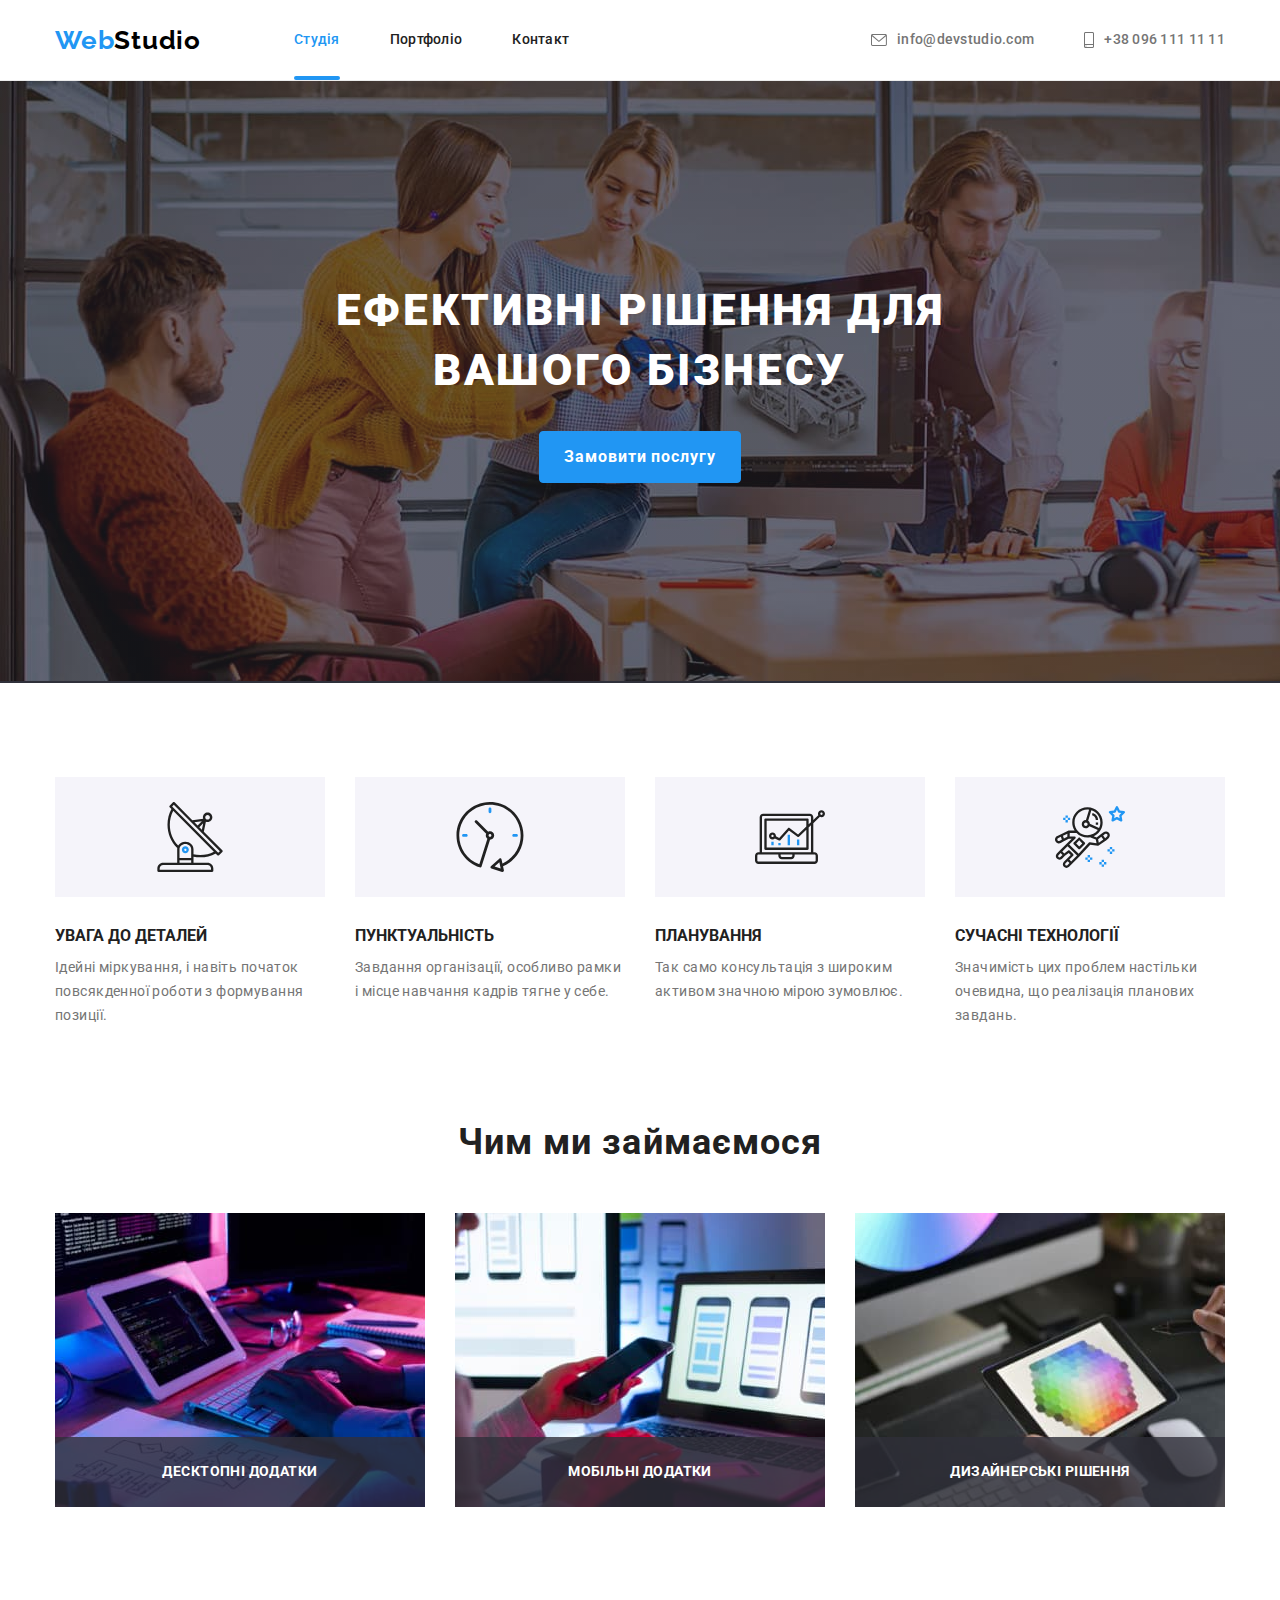
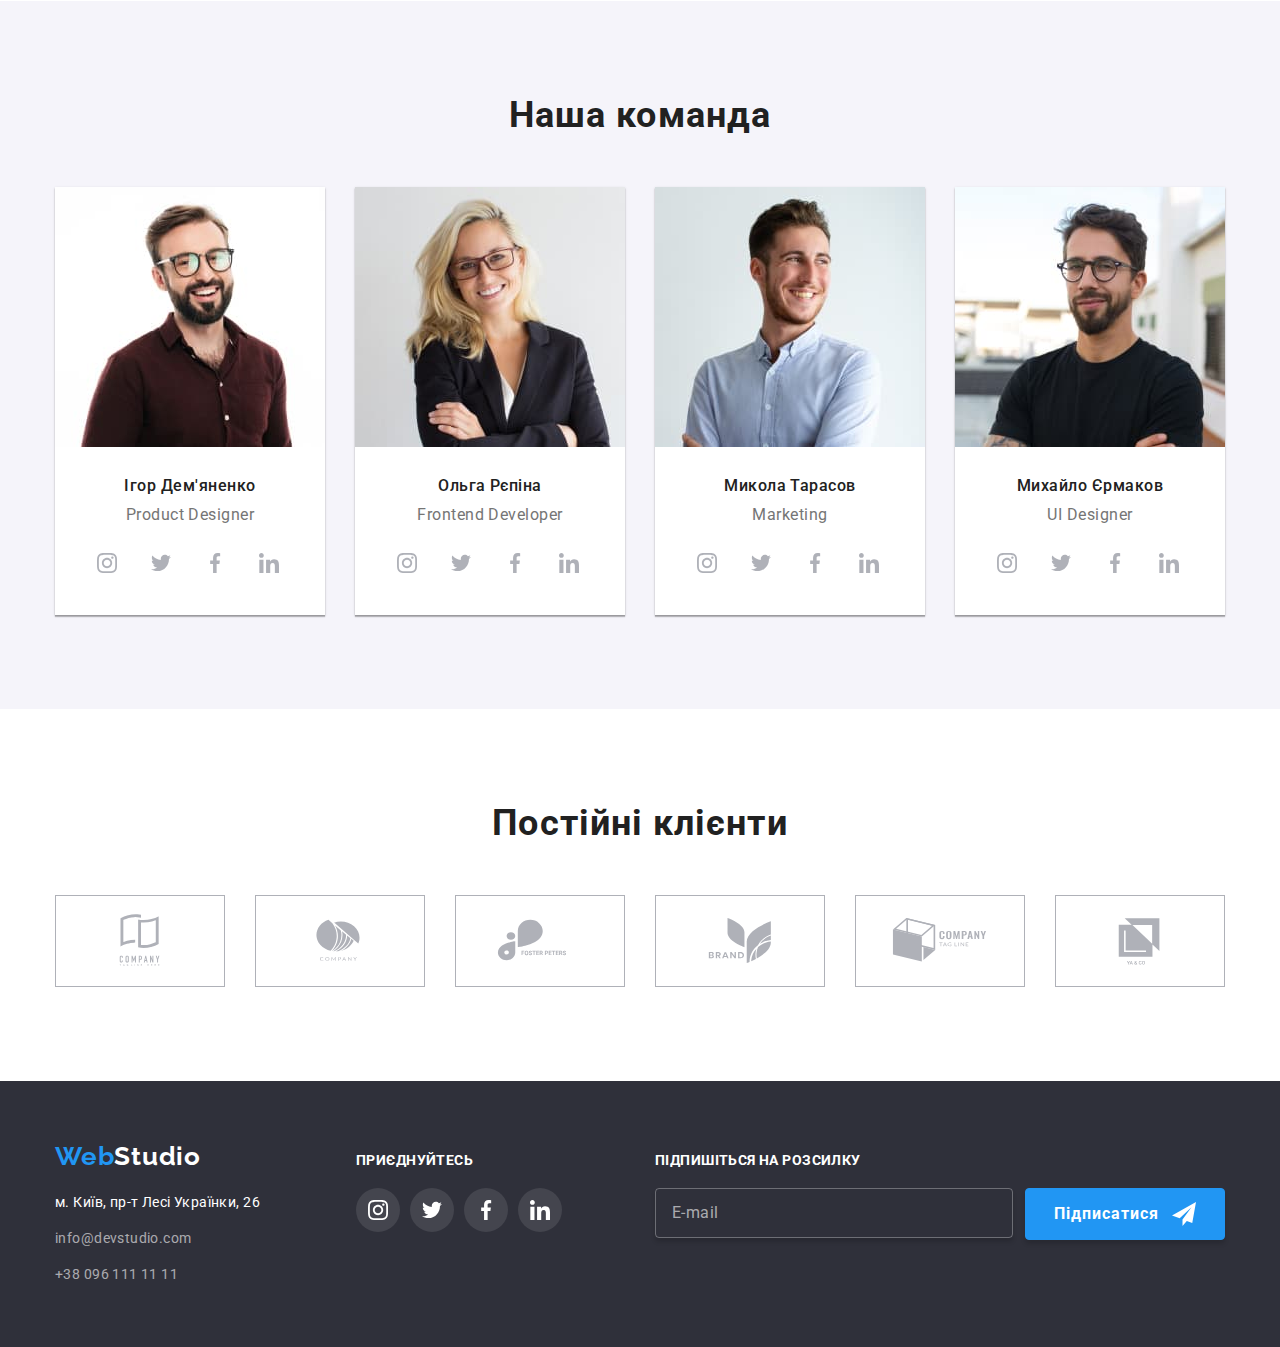
<file: index.html>
<!DOCTYPE html>
<html lang="uk">
  <head>
    <meta charset="UTF-8">
    <meta http-equiv="X-UA-Compatible" content="IE=edge">
    <meta name="viewport" content="width=device-width, initial-scale=1.0">
    <title>Document</title>
    <link rel="stylesheet" href="https://cdnjs.cloudflare.com/ajax/libs/modern-normalize/1.1.0/modern-normalize.min.css">
    <link href="https://fonts.googleapis.com/css2?family=Raleway:wght@700&family=Roboto:wght@400;500;700;900&display=swap" rel="stylesheet">
    <link rel="stylesheet" href="./css/main.min.css">
  </head>
  <body>
    <header class="header">
      <div class="container header-container header-page">
        <nav class="navigation">
          <a class="logo header__logo" href="">Web<span class="header__logo-span">Studio</span></a>
          <ul class="nav-list list">
            <li class="head-item"><a class="nav-list__item link current" href="">Студія</a></li>
            <li class="head-item"><a class="nav-list__item link" href="./portfolio.html">Портфоліо</a></li>
            <li><a class="nav-list__item link" href="">Контакт</a></li>
          </ul>
        </nav>
  
        <!--Contacts-->
        <ul class="list contact-list">
          <li class="head-item">
            <a class="contact-mail link" href="mailto:info@devstudio.com">
              <svg class="contact-list-icon envelope" width="16" height="12">
                <use href="./images/svg/sprite.svg#icon-envelope"></use>
              </svg>
              info@devstudio.com</a>
          </li>
          <li>
            <a class="contact-number link" href="tel:+380961111111">
              <svg class="contact-list-icon smartphone" width="10" height="16">
                <use href="./images/svg/sprite.svg#icon-smartphone"></use>
              </svg>
              +38 096 111 11 11</a>
          </li>
        </ul>
      </div>
    </header>

    <main>

      <!--Section 1-->
      <section class="title">
        <div class="container">
          <h1 class="main-title">Ефективні рішення для вашого бізнесу</h1>
          <button class="button" data-modal-open>Замовити послугу</button>
        </div>
      </section>

      <!--Section 2-->
      <section class="section-advantages">
        <div class="container">
          <ul class="list list-flex">
            <li class="section-advantages__list-item">
              <h3 class="desc-title">
                <span class="section-advantages__icon-box">
                  <svg class="section-advantages__icon antenna" width="70" height="70">
                    <use href="./images/svg/sprite.svg#icon-antenna"></use>
                  </svg>
                </span>
                УВАГА ДО ДЕТАЛЕЙ</h3>
              <p class="section-advantages__description">
                Ідейні міркування, і навіть початок повсякденної роботи з формування позиції.
              </p>
            </li>
  
            <li class="section-advantages__list-item">
              <h3 class="desc-title">
                <span class="section-advantages__icon-box">
                  <svg class="section-advantages__icon clock" width="70" height="70">
                    <use href="./images/svg/sprite.svg#icon-clock"></use>
                  </svg>
                </span>
                ПУНКТУАЛЬНІСТЬ</h3>
              <p class="section-advantages__description">
                Завдання організації, особливо рамки і місце навчання кадрів тягне у себе.
              </p>
            </li>
  
            <li class="section-advantages__list-item">
              <h3 class="desc-title">
                <span class="section-advantages__icon-box">
                  <svg class="section-advantages__icon diagram" width="70" height="70">
                    <use href="./images/svg/sprite.svg#icon-diagram"></use>
                  </svg>
                </span>
                ПЛАНУВАННЯ</h3>
              <p class="section-advantages__description">
                Так само консультація з широким активом значною мірою зумовлює.
              </p>
            </li>
  
            <li class="section-advantages__list-item">
              <h3 class="desc-title">
                <span class="section-advantages__icon-box">
                  <svg class="section-advantages__icon astronaut" width="70" height="70">
                    <use href="./images/svg/sprite.svg#icon-astronaut"></use>
                  </svg>
                </span>
                СУЧАСНІ ТЕХНОЛОГІЇ</h3>
              <p class="section-advantages__description">
                Значимість цих проблем настільки очевидна, що реалізація планових завдань.
              </p>
            </li>
          </ul>
        </div>
      </section>

      <!--Section 3-->
      <section class="section section-activities">
        <div class="container">
          <h2 class="section__title">Чим ми займаємося</h2>
          <ul class="list list-flex">
            <li class="section-activities__item">
              <img src="./images/img1.jpg" width="370" alt="work photo 1">
              <p class="section-activities__item-title" >Десктопні додатки</p>
            </li>
            <li class="section-activities__item">
              <img src="./images/img2.jpg" width="370" alt="work photo 2">
              <p class="section-activities__item-title" >Мобільні додатки</p>
            </li>
            <li class="section-activities__item">
              <img src="./images/img3.jpg" width="370" alt="work photo 3">
              <p class="section-activities__item-title" >Дизайнерські рішення</p>
            </li>
          </ul>
        </div>
      </section>

      <!--Section team-->
      <section class="section section-team">
        <div class="container">
          <h2 class="section__title">Наша команда</h2>
          <ul class="section-team__list list list-flex">
            <li class="section-team__list-item">
                <img src="./images/img4.jpg" width="270" alt="team member 1">
                <div class="section-team__desc">
                  <h3 class="section-team__name">Ігор Дем'яненко</h3>
                  <p class="section-team__title">Product Designer</p>
                  <ul class="social-list list">
                    <li class="social-list__item">
                      <a class="social-list__link" href="">
                        <svg class="social-list__icon" width="20" height="20">
                          <use href="./images/svg/sprite.svg#icon-instagram"></use>
                        </svg>
                      </a>
                    </li>
                    <li class="social-list__item">
                      <a class="social-list__link" href="">
                        <svg class="social-list__icon" width="20" height="20">
                          <use href="./images/svg/sprite.svg#icon-twitter"></use>
                        </svg>
                      </a>
                    </li>
                    <li class="social-list__item">
                      <a class="social-list__link" href="">
                        <svg class="social-list__icon" width="20" height="20">
                          <use href="./images/svg/sprite.svg#icon-facebook"></use>
                        </svg>
                      </a>
                    </li>
                    <li class="social-list__item">
                      <a class="social-list__link" href="">
                        <svg class="social-list__icon" width="20" height="20">
                          <use href="./images/svg/sprite.svg#icon-linkedin"></use>
                        </svg>
                      </a>
                    </li>
                  </ul>
                </div>
            </li>
  
            <li class="section-team__list-item">
                <img src="./images/img5.jpg" width="270" alt="team member 2">
                <div class="section-team__desc">
                  <h3 class="section-team__name">Ольга Рєпіна</h3>
                  <p class="section-team__title">Frontend Developer</p>
                  <ul class="social-list list">
                    <li class="social-list__item">
                      <a class="social-list__link" href="">
                        <svg class="social-list__icon" width="20" height="20">
                          <use href="./images/svg/sprite.svg#icon-instagram"></use>
                        </svg>
                      </a>
                    </li>
                    <li class="social-list__item">
                      <a class="social-list__link" href="">
                        <svg class="social-list__icon" width="20" height="20">
                          <use href="./images/svg/sprite.svg#icon-twitter"></use>
                        </svg>
                      </a>
                    </li>
                    <li class="social-list__item">
                      <a class="social-list__link" href="">
                        <svg class="social-list__icon" width="20" height="20">
                          <use href="./images/svg/sprite.svg#icon-facebook"></use>
                        </svg>
                      </a>
                    </li>
                    <li class="social-list__item">
                      <a class="social-list__link" href="">
                        <svg class="social-list__icon" width="20" height="20">
                          <use href="./images/svg/sprite.svg#icon-linkedin"></use>
                        </svg>
                      </a>
                    </li>
                  </ul>
                </div>
            </li>
  
            <li class="section-team__list-item">
                <img src="./images/img6.jpg" width="270" alt="team member 3">
                <div class="section-team__desc">
                  <h3 class="section-team__name">Микола Тарасов</h3>
                  <p class="section-team__title">Marketing</p>
                  <ul class="social-list list">
                    <li class="social-list__item">
                      <a class="social-list__link" href="">
                        <svg class="social-list__icon" width="20" height="20">
                          <use href="./images/svg/sprite.svg#icon-instagram"></use>
                        </svg>
                      </a>
                    </li>
                    <li class="social-list__item">
                      <a class="social-list__link" href="">
                        <svg class="social-list__icon" width="20" height="20">
                          <use href="./images/svg/sprite.svg#icon-twitter"></use>
                        </svg>
                      </a>
                    </li>
                    <li class="social-list__item">
                      <a class="social-list__link" href="">
                        <svg class="social-list__icon" width="20" height="20">
                          <use href="./images/svg/sprite.svg#icon-facebook"></use>
                        </svg>
                      </a>
                    </li>
                    <li class="social-list__item">
                      <a class="social-list__link" href="">
                        <svg class="social-list__icon" width="20" height="20">
                          <use href="./images/svg/sprite.svg#icon-linkedin"></use>
                        </svg>
                      </a>
                    </li>
                  </ul>
                </div>
            </li>
  
            <li class="section-team__list-item">
                <img src="./images/img7.jpg" width="270" alt="team member 4">
                <div class="section-team__desc">
                  <h3 class="section-team__name">Михайло Єрмаков</h3>
                  <p class="section-team__title">UI Designer</p>
                  <ul class="social-list list">
                    <li class="social-list__item">
                      <a class="social-list__link" href="">
                        <svg class="social-list__icon" width="20" height="20">
                          <use href="./images/svg/sprite.svg#icon-instagram"></use>
                        </svg>
                      </a>
                    </li>
                    <li class="social-list__item">
                      <a class="social-list__link" href="">
                        <svg class="social-list__icon" width="20" height="20">
                          <use href="./images/svg/sprite.svg#icon-twitter"></use>
                        </svg>
                      </a>
                    </li>
                    <li class="social-list__item">
                      <a class="social-list__link" href="">
                        <svg class="social-list__icon" width="20" height="20">
                          <use href="./images/svg/sprite.svg#icon-facebook"></use>
                        </svg>
                      </a>
                    </li>
                    <li class="social-list__item">
                      <a class="social-list__link" href="">
                        <svg class="social-list__icon" width="20" height="20">
                          <use href="./images/svg/sprite.svg#icon-linkedin"></use>
                        </svg>
                      </a>
                    </li>
                  </ul>
                </div>
            </li>
          </ul>
        </div>
      </section>

      <!--clients-->
      <section class="section section-clients">
        <div class="container">
          <h2 class="section__title clients">Постійні клієнти</h2>
          <ul class="client__list list">
            <li class="client__item">
              <a class="client__link" href="">
                <svg class="client__icon" width="106" height="60">
                  <use href="./images/svg/sprite.svg#icon-client1"></use>
                </svg>
              </a>
            </li>
            <li class="client__item">
              <a class="client__link" href="">
                <svg class="client__icon" width="106" height="60">
                  <use href="./images/svg/sprite.svg#icon-client2"></use>
                </svg>
              </a>
            </li>
            <li class="client__item">
              <a class="client__link" href="">
                <svg class="client__icon" width="106" height="60">
                  <use href="./images/svg/sprite.svg#icon-client3"></use>
                </svg>
              </a>
            </li>
            <li class="client__item">
              <a class="client__link" href="">
                <svg class="client__icon" width="106" height="60">
                  <use href="./images/svg/sprite.svg#icon-client4"></use>
                </svg>
              </a>
            </li>
            <li class="client__item">
              <a class="client__link" href="">
                <svg class="client__icon" width="106" height="60">
                  <use href="./images/svg/sprite.svg#icon-client5"></use>
                </svg>
              </a>
            </li>
            <li class="client__item">
              <a class="client__link" href="">
                <svg class="client__icon" width="106" height="60">
                  <use href="./images/svg/sprite.svg#icon-client6"></use>
                </svg>
              </a>
            </li>
          </ul>
        </div>
      </section>
    </main>

    <footer class="footer">
      <div class="container footer-container">
        <div class="footer__contact">
          <a class="logo footer__logo" href="">Web<span class="footer__logo-span">Studio</span></a>
           <address class="contact-box">
            <ul class="list">
              <li class="footer__list-item">
                <a class="address link" href="https://goo.gl/maps/rPGG4V1VkysSoRD67" target="_blank" rel="noopener noreferrer">м. Київ, пр-т Лесі Українки, 26</a>
              </li>
              <li class="footer__list-item">
                <a class="footer__mail link" href="mailto:info@devstudio.com">info@devstudio.com</a>
              </li>
              <li>
                <a class="footer__number link" href="tel:+380961111111">+38 096 111 11 11</a>
              </li>
            </ul>
          </address>
        </div>
          <div class="join">
            <h3 class="desc-title-footer">ПРИЄДНУЙТЕСЬ</h3>
          <ul class="footer__social-list list">
            <li class="footer__social-list-item">
              <a class="footer__social-list-link" href="">
                <svg class="footer__social-list-icon" width="20" height="20">
                  <use href="./images/svg/sprite.svg#icon-instagram"></use>
                </svg>
              </a>
            </li>
            <li class="footer__social-list-item">
              <a class="footer__social-list-link" href="">
                <svg class="footer__social-list-icon" width="20" height="20">
                  <use href="./images/svg/sprite.svg#icon-twitter"></use>
                </svg>
              </a>
            </li>
            <li class="footer__social-list-item">
              <a class="footer__social-list-link" href="">
                <svg class="footer__social-list-icon" width="20" height="20">
                  <use href="./images/svg/sprite.svg#icon-facebook"></use>
                </svg>
              </a>
            </li>
            <li class="footer__social-list-item">
              <a class="footer__social-list-link" href="">
                <svg class="footer__social-list-icon" width="20" height="20">
                  <use href="./images/svg/sprite.svg#icon-linkedin"></use>
                </svg>
              </a>
            </li>
          </ul>
          </div>
          <form class="subscription">
            <p class="desc-title-footer">ПІДПИШІТЬСЯ НА РОЗСИЛКУ</p>
            <div class="subscription-block">
              <input type="email" class="subscription-email" name="subscription-email" placeholder="E-mail">
              <button type="submit" class="btn-subscription-footer button">Підписатися
              <svg class="subscription-icon-send" width="24" height="24">
                <use href="./images/svg/sprite.svg#icon-send"></use>
              </svg>
            </button>
            </div>
          </form>
      </div>
    </footer>

    <div class="backdrop is-hidden" data-modal>
      <div class="modal">
        <button type="button" class="button-close" data-modal-close>
          <svg class="close" width="18" height="18">
            <use href="./images/svg/sprite.svg#icon-close"></use>
          </svg>
        </button>
        <form class="modal-form">
          <p class="modal-form__field-title">Залиште свої дані ми вам передзвонимо</p>
          <label class="modal-form__field"><span class="modal-form__field-desc">Ім'я</span>
            <span class="modal-form__input-box">
              <input name="user_name" class="modal-form__input" type="text">
              <svg class="modal-form__icon" width="18" height="18">
                <use href="./images/svg/sprite.svg#icon-person-black"></use>
              </svg>
            </span>
          </label>
          <label class="modal-form__field"><span class="modal-form__field-desc">Телефон</span>
            <span class="modal-form__input-box">
              <input name="user_phone" class="modal-form__input" type="tel">
              <svg class="modal-form__icon" width="18" height="18">
                <use href="./images/svg/sprite.svg#icon-phone-black"></use>
              </svg>
            </span>
          </label>
          <label class="modal-form__field"><span class="modal-form__field-desc">Пошта</span>
            <span class="modal-form__input-box">
              <input name="user_email" class="modal-form__input" type="email">
              <svg class="modal-form__icon" width="18" height="18">
                <use href="./images/svg/sprite.svg#icon-email-black"></use>
              </svg>
            </span>
          </label>
          <label class="modal-form__field"><span class="modal-form__field-desc">Коментар</span>
            <textarea class="modal-form__comment" placeholder="Введіть текст"></textarea>
          </label>
          <span class="modal-form__checkbox-wrapper">
            <input name="accept_policy" type="checkbox" class="modal-form__checkbox visually-hidden" required id="policy-checkbox">
            <label for="policy-checkbox" class="modal-form__checkbox-label">Погоджуюся з розсилкою та приймаю<a href="" class="modal-form__checkbox-label-link">Умови договору</a></label>
          </span>
          <button type="submit" class="modal-form__submit button">Відправити</button>
        </form>
      </div>
  </div>

    <script src="./js/modal.js"></script>
  </body>
</html>
</file>
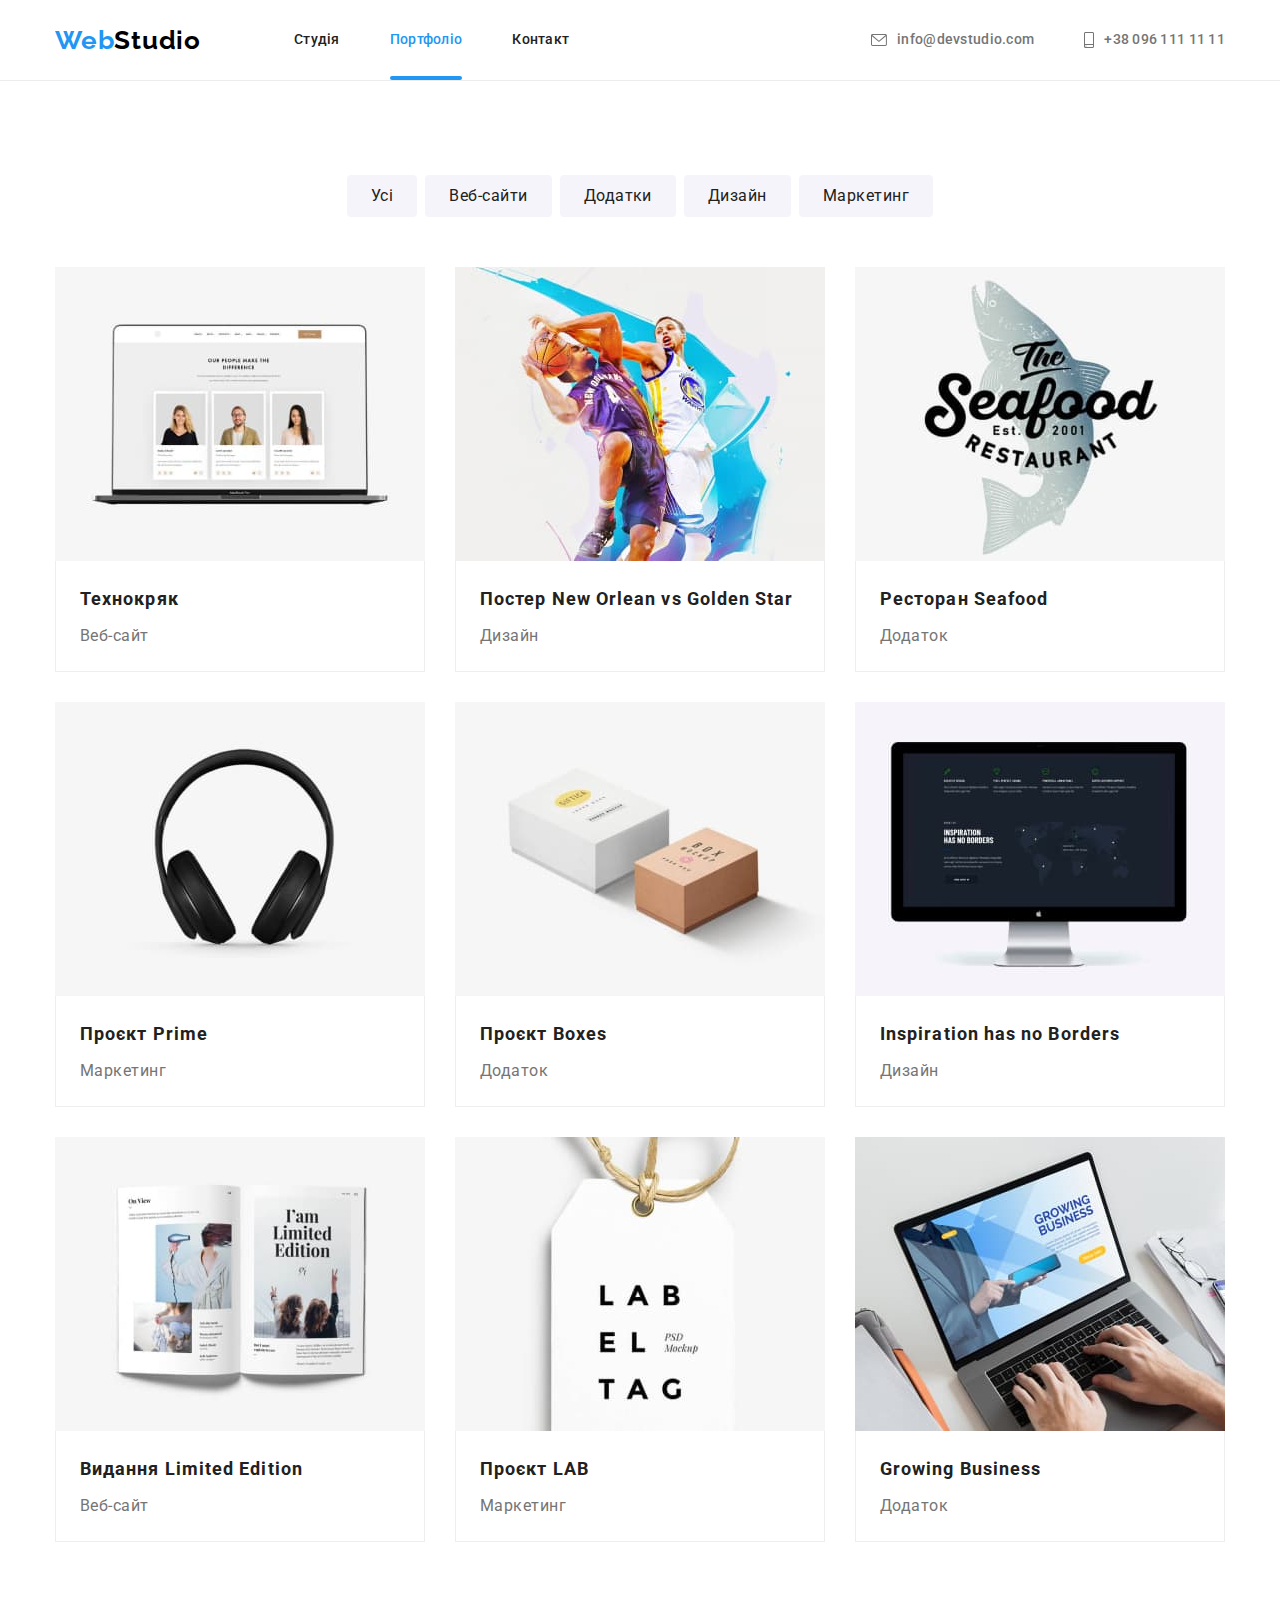
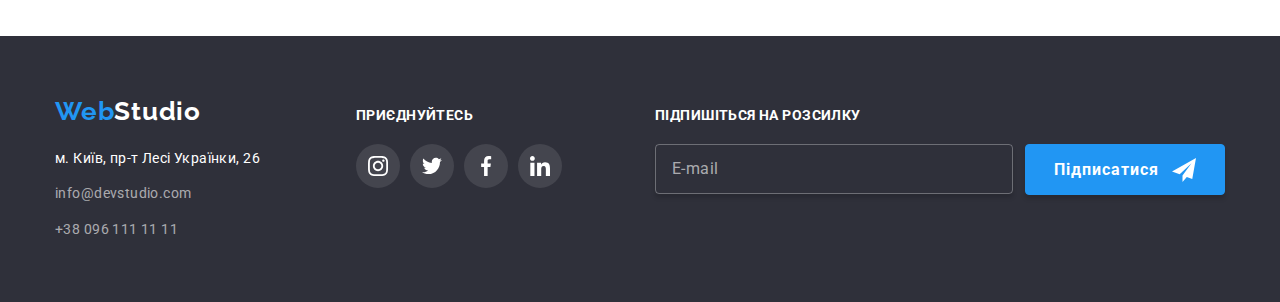
<file: portfolio.html>
<!DOCTYPE html>
<html lang="uk">
  <head>
    <meta charset="UTF-8">
    <meta http-equiv="X-UA-Compatible" content="IE=edge">
    <meta name="viewport" content="width=device-width, initial-scale=1.0">
    <title>Document</title>
    <link rel="stylesheet" href="https://cdnjs.cloudflare.com/ajax/libs/modern-normalize/1.1.0/modern-normalize.min.css">
    <link href="https://fonts.googleapis.com/css2?family=Raleway:wght@700&family=Roboto:wght@400;500;700;900&display=swap" rel="stylesheet">
    <link rel="stylesheet" href="./css/main.min.css">
</head>
  <body>
    <header class="header">
      <div class="container header-page">
        <nav class="navigation">
          <a class="logo header__logo" href="">Web<span class="header__logo-span">Studio</span></a>
          <ul class="nav-list list">
            <li class="head-item"><a class="nav-list__item link" href="./index.html">Студія</a></li>
            <li class="head-item"><a class="nav-list__item link current" href="">Портфоліо</a></li>
            <li><a class="nav-list__item link" href="">Контакт</a></li>
          </ul>
        </nav>

    <!--Contacts-->
    <ul class="list contact-list">
      <li class="head-item">
        <a class="contact-mail link" href="mailto:info@devstudio.com">
          <svg class="contact-list-icon envelope" width="16" height="12">
            <use href="./images/svg/sprite.svg#icon-envelope"></use>
          </svg>
          info@devstudio.com</a>
      </li>
      <li>
        <a class="contact-number link" href="tel:+380961111111">
          <svg class="contact-list-icon smartphone" width="10" height="16">
            <use href="./images/svg/sprite.svg#icon-smartphone"></use>
          </svg>
          +38 096 111 11 11</a>
      </li>
    </ul>
      </div>
    </header>

    <main>
    <section class="section">
      <div class="container">
        <h1 class="visually-hidden">Portfolio</h1>
        <h2 class="visually-hidden"> Portfolio filter</h2>

      <ul class="list list-flex filter-list">
        <li class="filter-list__item">
          <button class="filter-list__btn" type="button">Усі</button>
        </li>
        <li class="filter-list__item">
          <button class="filter-list__btn" type="button">Веб-сайти</button>
        </li>
        <li class="filter-list__item">
          <button class="filter-list__btn" type="button">Додатки</button>
        </li>
        <li class="filter-list__item">
          <button class="filter-list__btn" type="button">Дизайн</button>
        </li>
        <li class="filter-list__item">
          <button class="filter-list__btn" type="button"                                                                                                                                                                                                                                                                                           >Маркетинг</button>
        </li>
      </ul>

      <h2 class="visually-hidden">Potrfolio menu</h2>

        <ul class="list list-flex portfolio-list">
          <li class="portfolio-list__item">
            <a class="portfolio-list__link link" href="">
              <div class="portfolio-list__image">
                <img src="./images/Technokriak.jpg" width="370" alt="Технокряк">
                <div class="portfolio-overlay">
                  <p>Ресурс пропонує комплексні пропозиції з різним рівнем функціоналу та сервісів. Все це дозволить відвідувачу отримати вичерпні відомості про компанію чи приватну особу.</p>
                </div>
              </div>
              <div class="portfolio-list__desc">
                <h3 class="desc-title">Технокряк</h3>
                <p class="portfolio-list__desc-title-text">Веб-сайт</p>
              </div>
            </a>
          </li>
          <li class="portfolio-list__item">
            <a class="portfolio-list__link link" href="">
              <div class="portfolio-list__image">
                <img src="./images/Poster.jpg" width="370" alt="Постер  New Orlean vs Golden Star">
              <div class="portfolio-overlay">
                <p>Ресурс пропонує комплексні пропозиції з різним рівнем функціоналу та сервісів. Все це дозволить відвідувачу отримати вичерпні відомості про компанію чи приватну особу.</p>
              </div>
              </div>
              <div class="portfolio-list__desc">
                <h3 class="desc-title">Постер New Orlean vs Golden Star</h3>
                <p class="portfolio-list__desc-title-text">Дизайн</p>
              </div>
            </a>
          </li>
          <li class="portfolio-list__item">
            <a class="portfolio-list__link link" href="">
              <div class="portfolio-list__image">
                <img src="./images/Restaurant.jpg" width="370" alt="Ресторан Seafood">
              <div class="portfolio-overlay">
                <p>Ресурс пропонує комплексні пропозиції з різним рівнем функціоналу та сервісів. Все це дозволить відвідувачу отримати вичерпні відомості про компанію чи приватну особу.</p>
              </div>
              </div>
              <div class="portfolio-list__desc">
                <h3 class="desc-title">Ресторан Seafood</h3>
                <p class="portfolio-list__desc-title-text">Додаток</p>
              </div>
            </a>
          </li>
          <li class="portfolio-list__item">
            <a class="portfolio-list__link link" href="">
              <div class="portfolio-list__image">
                <img src="./images/Project-prime.jpg" width="370" alt="Проєкт Prime">
              <div class="portfolio-overlay">
                <p>Ресурс пропонує комплексні пропозиції з різним рівнем функціоналу та сервісів. Все це дозволить відвідувачу отримати вичерпні відомості про компанію чи приватну особу.</p>
              </div>
              </div>
              <div class="portfolio-list__desc">
                <h3 class="desc-title">Проєкт Prime</h3>
                <p class="portfolio-list__desc-title-text">Маркетинг</p>
              </div>
            </a>
          </li>
          <li class="portfolio-list__item">
            <a class="portfolio-list__link link" href="">
              <div class="portfolio-list__image">
                <img src="./images/Project-boxes.jpg" width="370" alt="Проєкт Boxes">
              <div class="portfolio-overlay">
                <p>Ресурс пропонує комплексні пропозиції з різним рівнем функціоналу та сервісів. Все це дозволить відвідувачу отримати вичерпні відомості про компанію чи приватну особу.</p>
              </div>
              </div>
              <div class="portfolio-list__desc">
                <h3 class="desc-title">Проєкт Boxes</h3>
                <p class="portfolio-list__desc-title-text">Додаток</p>
              </div>
            </a>
          </li>
          <li class="portfolio-list__item">
            <a class="portfolio-list__link link" href="">
              <div class="portfolio-list__image">
                <img src="./images/Inspiration.jpg" width="370" alt="Inspiration has no Borders">
              <div class="portfolio-overlay">
                <p>Ресурс пропонує комплексні пропозиції з різним рівнем функціоналу та сервісів. Все це дозволить відвідувачу отримати вичерпні відомості про компанію чи приватну особу.</p>
              </div>
              </div>
              <div class="portfolio-list__desc">
                <h3 class="desc-title">Inspiration has no Borders</h3>
                <p class="portfolio-list__desc-title-text">Дизайн</p>
              </div>
            </a>
          </li>
          <li class="portfolio-list__item">
            <a class="portfolio-list__link link" href="">
              <div class="portfolio-list__image">
                <img src="./images/Limited-edition.jpg" width="370" alt="Видання Limited Edition">
              <div class="portfolio-overlay">
                <p>Ресурс пропонує комплексні пропозиції з різним рівнем функціоналу та сервісів. Все це дозволить відвідувачу отримати вичерпні відомості про компанію чи приватну особу.</p>
              </div>
              </div>
              <div class="portfolio-list__desc">
                <h3 class="desc-title">Видання Limited Edition</h3>
                <p class="portfolio-list__desc-title-text">Веб-сайт</p>
              </div>
            </a>
          </li>
          <li class="portfolio-list__item">
            <a class="portfolio-list__link link" href="">
              <div class="portfolio-list__image">
                <img src="./images/Project-LAB.jpg" width="370" alt="Проєкт LAB">
              <div class="portfolio-overlay">
                <p>Ресурс пропонує комплексні пропозиції з різним рівнем функціоналу та сервісів. Все це дозволить відвідувачу отримати вичерпні відомості про компанію чи приватну особу.</p>
              </div>
              </div>
              <div class="portfolio-list__desc">
                <h3 class="desc-title">Проєкт LAB</h3>
                <p class="portfolio-list__desc-title-text">Маркетинг</p>
              </div>
            </a>
          </li>
          <li class="portfolio-list__item">
            <a class="portfolio-list__link link" href="">
              <div class="portfolio-list__image">
                <img src="./images/Growing-business.jpg" width="370" alt="Growing Business">
              <div class="portfolio-overlay">
                <p>Ресурс пропонує комплексні пропозиції з різним рівнем функціоналу та сервісів. Все це дозволить відвідувачу отримати вичерпні відомості про компанію чи приватну особу.</p>
              </div>
              </div>
              <div class="portfolio-list__desc">
                <h3 class="desc-title">Growing Business</h3>
                <p class="portfolio-list__desc-title-text">Додаток</p>
              </div>
            </a>
          </li>
        </ul>
      </div>
    </section>
    </main>

    <footer class="footer">
      <div class="container footer-container">
        <div class="footer__contact">
          <a class="logo footer__logo" href="">Web<span class="footer__logo-span">Studio</span></a>
           <address class="contact-box">
            <ul class="list">
              <li class="footer__list-item">
                <a class="address link" href="https://goo.gl/maps/rPGG4V1VkysSoRD67" target="_blank" rel="noopener noreferrer">м. Київ, пр-т Лесі Українки, 26</a>
              </li>
              <li class="footer__list-item">
                <a class="footer__mail link" href="mailto:info@devstudio.com">info@devstudio.com</a>
              </li>
              <li>
                <a class="footer__number link" href="tel:+380961111111">+38 096 111 11 11</a>
              </li>
            </ul>
          </address>
        </div>
          <div class="join">
            <h3 class="desc-title-footer">ПРИЄДНУЙТЕСЬ</h3>
          <ul class="footer__social-list list">
            <li class="footer__social-list-item">
              <a class="footer__social-list-link" href="">
                <svg class="footer__social-list-icon" width="20" height="20">
                  <use href="./images/svg/sprite.svg#icon-instagram"></use>
                </svg>
              </a>
            </li>
            <li class="footer__social-list-item">
              <a class="footer__social-list-link" href="">
                <svg class="footer__social-list-icon" width="20" height="20">
                  <use href="./images/svg/sprite.svg#icon-twitter"></use>
                </svg>
              </a>
            </li>
            <li class="footer__social-list-item">
              <a class="footer__social-list-link" href="">
                <svg class="footer__social-list-icon" width="20" height="20">
                  <use href="./images/svg/sprite.svg#icon-facebook"></use>
                </svg>
              </a>
            </li>
            <li class="footer__social-list-item">
              <a class="footer__social-list-link" href="">
                <svg class="footer__social-list-icon" width="20" height="20">
                  <use href="./images/svg/sprite.svg#icon-linkedin"></use>
                </svg>
              </a>
            </li>
          </ul>
          </div>
          <form class="subscription">
            <p class="desc-title-footer">ПІДПИШІТЬСЯ НА РОЗСИЛКУ</p>
            <div class="subscription-block">
              <input type="email" class="subscription-email" name="subscription-email" placeholder="E-mail">
              <button type="submit" class="btn-subscription-footer button">Підписатися
              <svg class="subscription-icon-send" width="24" height="24">
                <use href="./images/svg/sprite.svg#icon-send"></use>
              </svg>
            </button>
            </div>
          </form>
      </div>
    </footer>
  </body>
</html>
</file>
<file: css/main.min.css>
:root{--primary-text-color: #212121;--secondary-text-color: #757575;--dark-theme-text-color: #FFFFFF;--accent-color:#2196F3}.visually-hidden{position:absolute;white-space:nowrap;width:1px;height:1px;overflow:hidden;border:0;padding:0;clip:rect(0 0 0 0);-webkit-clip-path:inset(50%);clip-path:inset(50%);margin:-1px}.list{list-style:none}.list.desc-title{color:var(--primary-text-color);font-weight:700;line-height:1.14;font-size:14px;text-transform:uppercase;letter-spacing:.03em}.link{text-decoration:none}.logo{text-decoration:none}h1,h2,h3,h4,p{margin-top:0;margin-bottom:0}ul{margin-top:0;margin-bottom:0;padding-left:0}img{display:block}body{background-color:var(--dark-theme-text-color);font-family:"Roboto",sans-serif;color:var(--primary-text-color);font-weight:500;font-size:14px}.section{padding-top:94px;padding-bottom:94px}.list-flex{display:-webkit-box;display:-ms-flexbox;display:flex}.desc-title{margin-bottom:10px}.section__title{color:var(--primary-text-color);font-weight:700;font-size:36px;line-height:1.16;text-align:center;letter-spacing:.03em;margin-bottom:50px}.container{width:1200px;padding-left:15px;padding-right:15px;margin:0 auto}.logo{font-family:"Raleway";font-weight:700;font-size:26px;line-height:1.19;color:#2196f3;letter-spacing:.03em}.header__logo{margin-right:93px}.header .navigation .header__logo-span{font-family:"Raleway";font-weight:700;font-size:26px;line-height:1.19;color:#000;letter-spacing:.03em}.footer .footer__logo-span{font-family:"Raleway";font-weight:700;font-size:26px;line-height:1.19;letter-spacing:.03em;color:var(--dark-theme-text-color)}.header{border-bottom:1px solid #ececec}.nav-list,.navigation,.contact-list,.header-page{display:-webkit-box;display:-ms-flexbox;display:flex;-webkit-box-align:center;-ms-flex-align:center;align-items:center}.head-item{margin-right:50px}.nav-list__item{color:var(--primary-text-color);line-height:1.14;letter-spacing:.02em;display:block;padding-top:32px;padding-bottom:32px;-webkit-transition:color 250ms cubic-bezier(0.4, 0, 0.2, 1);transition:color 250ms cubic-bezier(0.4, 0, 0.2, 1)}.nav-list__item:hover,.nav-list__item:focus{color:var(--accent-color)}.contact-list{margin-left:auto}.current{position:relative;display:block;color:var(--accent-color)}.current::after{content:"";display:block;width:100%;height:4px;border-radius:2px;background-color:var(--accent-color);position:absolute;left:0;bottom:0;opacity:1;-webkit-transition:opacity 250ms cubic-bezier(0.4, 0, 0.2, 1);transition:opacity 250ms cubic-bezier(0.4, 0, 0.2, 1)}.contact-mail,.contact-number{display:-webkit-box;display:-ms-flexbox;display:flex;-webkit-box-align:center;-ms-flex-align:center;align-items:center;color:var(--secondary-text-color);line-height:1.14;letter-spacing:.02em;-webkit-transition:color 250ms cubic-bezier(0.4, 0, 0.2, 1);transition:color 250ms cubic-bezier(0.4, 0, 0.2, 1)}.contact-mail:hover,.contact-mail:focus,.contact-number:hover,.contact-number:focus{color:var(--accent-color)}.contact-list-icon{margin-right:10px;fill:currentColor}.button{color:var(--dark-theme-text-color);background-color:var(--accent-color);font-family:inherit;font-weight:700;font-size:16px;line-height:1.87;display:-webkit-box;display:-ms-flexbox;display:flex;-webkit-box-align:center;-ms-flex-align:center;align-items:center;align-items:center;letter-spacing:.06em;min-width:200px;border:1px solid var(--accent-color);border-radius:4px;margin-right:auto;margin-left:auto;padding:10px 24px;cursor:pointer}.button-close{display:-webkit-box;display:-ms-flexbox;display:flex;-webkit-box-align:center;-ms-flex-align:center;align-items:center;-webkit-box-pack:center;-ms-flex-pack:center;justify-content:center;position:absolute;top:6px;right:6px;width:30px;height:30px;background-color:var(--dark-theme-text-color);border-radius:50%;border:1px solid rgba(0,0,0,.1);cursor:pointer;outline:none}.close{fill:#000;-webkit-transition:fill 250ms cubic-bezier(0.4, 0, 0.2, 1);transition:fill 250ms cubic-bezier(0.4, 0, 0.2, 1)}.button-close:hover .close,.button-close:focus .close{fill:var(--accent-color)}.backdrop{position:fixed;top:0;left:0;width:100%;height:100%;background-color:rgba(0,0,0,.2);opacity:1;-webkit-transition:opacity 250ms cubic-bezier(0.4, 0, 0.2, 1),visibility 250ms cubic-bezier(0.4, 0, 0.2, 1);transition:opacity 250ms cubic-bezier(0.4, 0, 0.2, 1),visibility 250ms cubic-bezier(0.4, 0, 0.2, 1)}.backdrop.is-hidden{visibility:hidden;opacity:0;pointer-events:none}.modal{width:528px;height:581px;padding:40px;background-color:var(--dark-theme-text-color);position:absolute;top:50%;left:50%;-webkit-transform:translate(-50%, -50%);transform:translate(-50%, -50%);-webkit-transition:-webkit-transform 250ms cubic-bezier(0.4, 0, 0.2, 1);transition:-webkit-transform 250ms cubic-bezier(0.4, 0, 0.2, 1);transition:transform 250ms cubic-bezier(0.4, 0, 0.2, 1);transition:transform 250ms cubic-bezier(0.4, 0, 0.2, 1), -webkit-transform 250ms cubic-bezier(0.4, 0, 0.2, 1)}.backdrop.is-hidden .modal{-webkit-transform:translate(-50%, -50%) scale(0.6);transform:translate(-50%, -50%) scale(0.6)}.modal-form__field{display:block}.modal-form__field-title{font-weight:700;font-size:20px;line-height:1.15;color:var(--primary-text-color);letter-spacing:.03em;text-align:center;margin-bottom:12px}.modal-form__input{display:block;width:100%;padding-left:42px;padding-top:12px;padding-bottom:12px;height:40px;border:1px solid rgba(33,33,33,.2);border-radius:4px;-webkit-transition:border-color 250ms cubic-bezier(0.4, 0, 0.2, 1);transition:border-color 250ms cubic-bezier(0.4, 0, 0.2, 1)}.modal-form__input:hover,.modal-form__input:focus{outline:none;border-color:var(--accent-color)}.modal-form__input-box{display:block;position:relative;margin-bottom:10px}.modal-form__icon{position:absolute;top:50%;left:12px;-webkit-transform:translateY(-50%);transform:translateY(-50%);-webkit-transition:fill 250ms cubic-bezier(0.4, 0, 0.2, 1);transition:fill 250ms cubic-bezier(0.4, 0, 0.2, 1)}.modal-form__input:hover+.modal-form__icon,.modal-form__input:focus+.modal-form__icon{fill:var(--accent-color)}.modal-form__field-desc{display:block;font-weight:400;font-size:12px;line-height:1.16;color:var(--secondary-text-color);letter-spacing:.01em;margin-bottom:4px}.modal-form__comment{width:448px;height:120px;resize:none;border:1px solid rgba(33,33,33,.2);border-radius:4px;padding:12px 16px;margin-bottom:20px;-webkit-transition:border-color 250ms cubic-bezier(0.4, 0, 0.2, 1);transition:border-color 250ms cubic-bezier(0.4, 0, 0.2, 1)}.modal-form__comment:hover,.modal-form__comment:focus{outline:none;border-color:var(--accent-color)}.modal-form__comment::-webkit-input-placeholder{font-weight:400;font-size:12px;line-height:1.16;letter-spacing:.01em;color:rgba(117,117,117,.5)}.modal-form__comment::-moz-placeholder{font-weight:400;font-size:12px;line-height:1.16;letter-spacing:.01em;color:rgba(117,117,117,.5)}.modal-form__comment:-ms-input-placeholder{font-weight:400;font-size:12px;line-height:1.16;letter-spacing:.01em;color:rgba(117,117,117,.5)}.modal-form__comment::-ms-input-placeholder{font-weight:400;font-size:12px;line-height:1.16;letter-spacing:.01em;color:rgba(117,117,117,.5)}.modal-form__comment::placeholder{font-weight:400;font-size:12px;line-height:1.16;letter-spacing:.01em;color:rgba(117,117,117,.5)}.modal-form__checkbox-label{display:-webkit-box;display:-ms-flexbox;display:flex;-webkit-box-align:center;-ms-flex-align:center;align-items:center;-webkit-box-pack:center;-ms-flex-pack:center;justify-content:center;font-weight:400;font-size:14px;line-height:1.71;letter-spacing:.03em;color:var(--secondary-text-color);margin-bottom:30px}.modal-form__checkbox-label::before{display:inline-block;content:"";width:16px;height:15px;margin-right:8px;border:2px solid #000;border-radius:2px;cursor:pointer}.modal-form__checkbox:checked+.modal-form__checkbox-label::before{background-color:var(--accent-color);border-color:var(--accent-color);background-image:url(../images/svg/vector.svg)}.modal-form__checkbox:focus+.modal-form__checkbox-label::before{border-color:var(--accent-color)}.modal-form__checkbox-label-link{color:var(--accent-color);margin-left:5px}.modal-form__submit{-webkit-box-pack:center;-ms-flex-pack:center;justify-content:center}.filter-list__btn{background-color:#f5f4fa;color:var(--primary-text-color);font-size:16px;line-height:1.62;text-align:center;letter-spacing:.03em;min-width:50px;border-radius:4px;border-color:rgba(0,0,0,0);padding:6px 22px;-webkit-transition:color 250ms cubic-bezier(0.4, 0, 0.2, 1),background-color 250ms cubic-bezier(0.4, 0, 0.2, 1),-webkit-box-shadow 250ms cubic-bezier(0.4, 0, 0.2, 1);transition:color 250ms cubic-bezier(0.4, 0, 0.2, 1),background-color 250ms cubic-bezier(0.4, 0, 0.2, 1),-webkit-box-shadow 250ms cubic-bezier(0.4, 0, 0.2, 1);transition:color 250ms cubic-bezier(0.4, 0, 0.2, 1),background-color 250ms cubic-bezier(0.4, 0, 0.2, 1),box-shadow 250ms cubic-bezier(0.4, 0, 0.2, 1);transition:color 250ms cubic-bezier(0.4, 0, 0.2, 1),background-color 250ms cubic-bezier(0.4, 0, 0.2, 1),box-shadow 250ms cubic-bezier(0.4, 0, 0.2, 1),-webkit-box-shadow 250ms cubic-bezier(0.4, 0, 0.2, 1)}.filter-list__btn:hover,.filter-list__btn:focus{color:var(--dark-theme-text-color);background-color:var(--accent-color);-webkit-box-shadow:0px 3px 1px rgba(0,0,0,.1),0px 1px 2px rgba(0,0,0,.08),0px 2px 2px rgba(0,0,0,.12);box-shadow:0px 3px 1px rgba(0,0,0,.1),0px 1px 2px rgba(0,0,0,.08),0px 2px 2px rgba(0,0,0,.12)}.filter-list{-webkit-box-pack:center;-ms-flex-pack:center;justify-content:center;margin-bottom:50px}.filter-list__item:not(:last-child){margin-right:8px}.title{background-image:-webkit-gradient(linear, left top, left bottom, from(rgba(47, 48, 58, 0.4)), to(rgba(47, 48, 58, 0.4))),url("../images/bg.main.jpg");background-image:linear-gradient(rgba(47, 48, 58, 0.4), rgba(47, 48, 58, 0.4)),url("../images/bg.main.jpg");background-repeat:no-repeat;max-width:1600px;margin:0px auto;padding-top:200px;padding-bottom:200px;-webkit-box-pack:center;-ms-flex-pack:center;justify-content:center;background-color:#2f303a}.main-title{color:var(--dark-theme-text-color);font-weight:900;font-size:44px;line-height:1.36;text-align:center;letter-spacing:.06em;text-transform:uppercase;width:700px;height:120px;margin-bottom:30px;margin-right:auto;margin-left:auto}.section-advantages{padding-top:94px}.section-advantages__list-item{width:270px}.section-advantages__list-item:not(:last-child){margin-right:30px}.section-advantages__icon-box{display:-webkit-box;display:-ms-flexbox;display:flex;margin-bottom:30px;background-color:#f5f4fa;-webkit-box-align:center;-ms-flex-align:center;align-items:center;-webkit-box-pack:center;-ms-flex-pack:center;justify-content:center;width:270px;height:120px}.section-advantages__icon{display:block}.section-advantages__description{color:var(--secondary-text-color);font-weight:400;line-height:1.71;letter-spacing:.03em}.section-activities__item{position:relative}.section-activities__item:not(:last-child){margin-right:30px}.section-activities__item-title{position:absolute;display:block;width:100%;height:70px;left:0;bottom:0;background-color:rgba(47,48,58,.8);color:var(--dark-theme-text-color);font-weight:700;line-height:1.14;font-size:14px;text-transform:uppercase;letter-spacing:.03em;text-align:center;padding-top:27px}.section-team{background:#f5f4fa}.section-team__desc{padding:30px}.section-team__list-item{background:#fff;-webkit-box-shadow:0px 1px 3px rgba(0,0,0,.12),0px 1px 1px rgba(0,0,0,.14),0px 2px 1px rgba(0,0,0,.2);box-shadow:0px 1px 3px rgba(0,0,0,.12),0px 1px 1px rgba(0,0,0,.14),0px 2px 1px rgba(0,0,0,.2)}.section-team__list-item:not(:last-child){margin-right:30px}.section-team__name{color:var(--primary-text-color);font-size:16px;font-weight:500;line-height:1.18;text-align:center;letter-spacing:.03em;margin-bottom:10px}.section-team__title{color:var(--secondary-text-color);font-weight:400;font-size:16px;line-height:1.18;text-align:center;letter-spacing:.03em;margin-bottom:16px}.social-list__link{display:-webkit-box;display:-ms-flexbox;display:flex;-webkit-box-align:center;-ms-flex-align:center;align-items:center;-webkit-box-pack:center;-ms-flex-pack:center;justify-content:center;width:44px;height:44px;background-color:none;border-radius:50%;-webkit-transition:background-color 250ms cubic-bezier(0.4, 0, 0.2, 1);transition:background-color 250ms cubic-bezier(0.4, 0, 0.2, 1)}.social-list__link:hover,.social-list__link:focus{background-color:var(--accent-color)}.social-list__item:not(:last-child){margin-right:10px}.social-list{display:-webkit-box;display:-ms-flexbox;display:flex;-webkit-box-align:center;-ms-flex-align:center;align-items:center}.social-list__icon{fill:#afb1b8;-webkit-transition:fill 250ms cubic-bezier(0.4, 0, 0.2, 1);transition:fill 250ms cubic-bezier(0.4, 0, 0.2, 1)}.social-list__link:hover .social-list__icon,.social-list__link:focus .social-list__icon{fill:var(--dark-theme-text-color)}.client__list{display:-webkit-box;display:-ms-flexbox;display:flex}.client__item{display:-webkit-box;display:-ms-flexbox;display:flex;width:170px;height:92px;-webkit-box-align:center;-ms-flex-align:center;align-items:center;-webkit-box-pack:center;-ms-flex-pack:center;justify-content:center;background-color:none;border-radius:4px}.client__item:not(:last-child){margin-right:30px}.client__link{display:-webkit-box;display:-ms-flexbox;display:flex;width:100%;height:100%;-webkit-box-pack:center;-ms-flex-pack:center;justify-content:center;-webkit-box-align:center;-ms-flex-align:center;align-items:center;border:1px solid #afb1b8;-webkit-transition:border-color 250ms cubic-bezier(0.4, 0, 0.2, 1);transition:border-color 250ms cubic-bezier(0.4, 0, 0.2, 1)}.client__link:hover,.client__link:focus{border-color:var(--accent-color)}.client__icon{-webkit-transition:fill 250ms cubic-bezier(0.4, 0, 0.2, 1);transition:fill 250ms cubic-bezier(0.4, 0, 0.2, 1)}.client__link:hover .client__icon,.client__link:focus .client__icon{fill:var(--accent-color)}.client__icon{fill:#afb1b8}.portfolio-list{-ms-flex-wrap:wrap;flex-wrap:wrap}.portfolio-list__item{width:calc((100% - 60px)/3);margin-right:30px;margin-bottom:30px}.portfolio-list__item:nth-child(3n){margin-right:0}.portfolio-list__item:nth-last-child(-n+3){margin-bottom:0}.portfolio-list__item .desc-title{color:var(--primary-text-color);font-weight:700;font-size:18px;line-height:2;letter-spacing:.06em;margin-bottom:4px}.portfolio-list__link{display:block;-webkit-transition:-webkit-box-shadow 250ms cubic-bezier(0.4, 0, 0.2, 1);transition:-webkit-box-shadow 250ms cubic-bezier(0.4, 0, 0.2, 1);transition:box-shadow 250ms cubic-bezier(0.4, 0, 0.2, 1);transition:box-shadow 250ms cubic-bezier(0.4, 0, 0.2, 1), -webkit-box-shadow 250ms cubic-bezier(0.4, 0, 0.2, 1)}.portfolio-list__link:hover,.portfolio-list__link:focus{-webkit-box-shadow:0px 1px 1px rgba(0,0,0,.12),0px 4px 4px rgba(0,0,0,.06),1px 4px 6px rgba(0,0,0,.16);box-shadow:0px 1px 1px rgba(0,0,0,.12),0px 4px 4px rgba(0,0,0,.06),1px 4px 6px rgba(0,0,0,.16)}.portfolio-list__image{position:relative;overflow:hidden}.portfolio-overlay{position:absolute;bottom:0;left:0;width:100%;height:100%;background-color:rgba(33,150,243,.9);color:var(--dark-theme-text-color);font-weight:400;font-size:18px;line-height:1.5;letter-spacing:.03em;padding:63px 24px;-webkit-transform:translateY(100%);transform:translateY(100%);-webkit-transition:opacity 250ms cubic-bezier(0.4, 0, 0.2, 1),-webkit-transform 250ms cubic-bezier(0.4, 0, 0.2, 1);transition:opacity 250ms cubic-bezier(0.4, 0, 0.2, 1),-webkit-transform 250ms cubic-bezier(0.4, 0, 0.2, 1);transition:transform 250ms cubic-bezier(0.4, 0, 0.2, 1),opacity 250ms cubic-bezier(0.4, 0, 0.2, 1);transition:transform 250ms cubic-bezier(0.4, 0, 0.2, 1),opacity 250ms cubic-bezier(0.4, 0, 0.2, 1),-webkit-transform 250ms cubic-bezier(0.4, 0, 0.2, 1);opacity:0}.portfolio-list__item:hover .portfolio-overlay{-webkit-transform:translateY(0);transform:translateY(0);opacity:1}.portfolio-list__desc{padding:20px 24px;border-right:1px solid #eee;border-left:1px solid #eee;border-bottom:1px solid #eee}.portfolio-list__desc-title-text{color:var(--secondary-text-color);font-weight:400;font-size:16px;line-height:1.87;letter-spacing:.03em}.footer{background:#2f303a;padding-top:60px;padding-bottom:60px}.contact-box{margin-top:20px;width:231px}.footer__contact{display:block;-webkit-box-pack:center;-ms-flex-pack:center;justify-content:center;margin-right:70px}.address{font-style:normal;font-weight:400;line-height:1.71;color:#fff;letter-spacing:.03em}.footer__mail,.footer__number{font-style:normal;font-weight:400;line-height:1.71;letter-spacing:.03em;color:rgba(255,255,255,.6);-webkit-transition:color 250ms cubic-bezier(0.4, 0, 0.2, 1);transition:color 250ms cubic-bezier(0.4, 0, 0.2, 1)}.footer__mail:hover,.footer__mail:focus,.footer__number:hover,.footer__number:focus{color:var(--accent-color)}.footer__list-item{margin-bottom:12px}.footer-container{display:-webkit-box;display:-ms-flexbox;display:flex;-webkit-box-align:baseline;-ms-flex-align:baseline;align-items:baseline}.join{display:block;-webkit-box-pack:center;-ms-flex-pack:center;justify-content:center;margin-right:93px}.subscription{display:block}.subscription-email{width:358px;height:50px;padding-left:16px;margin-right:12px;border-radius:4px;border:1px solid rgba(255,255,255,.3);-webkit-box-shadow:0px 4px 4px rgba(0,0,0,.15);box-shadow:0px 4px 4px rgba(0,0,0,.15);background-color:rgba(0,0,0,0);color:var(--dark-theme-text-color)}.subscription-email:hover,.subscription-email:focus{outline:none;border-color:var(--accent-color)}.subscription-email::-webkit-input-placeholder{font-weight:400;font-size:16px;line-height:1.25;color:rgba(255,255,255,.6);letter-spacing:.03em}.subscription-email::-moz-placeholder{font-weight:400;font-size:16px;line-height:1.25;color:rgba(255,255,255,.6);letter-spacing:.03em}.subscription-email:-ms-input-placeholder{font-weight:400;font-size:16px;line-height:1.25;color:rgba(255,255,255,.6);letter-spacing:.03em}.subscription-email::-ms-input-placeholder{font-weight:400;font-size:16px;line-height:1.25;color:rgba(255,255,255,.6);letter-spacing:.03em}.subscription-email::placeholder{font-weight:400;font-size:16px;line-height:1.25;color:rgba(255,255,255,.6);letter-spacing:.03em}.btn-subscription-footer{position:relative;padding-left:28px;text-align:left;-webkit-box-shadow:0px 4px 4px rgba(0,0,0,.15);box-shadow:0px 4px 4px rgba(0,0,0,.15)}.subscription-block{display:-webkit-box;display:-ms-flexbox;display:flex}.subscription-icon-send{position:absolute;top:13px;right:28px;margin-bottom:13px;margin-left:10px;fill:#fff}.footer__social-list-link{display:-webkit-box;display:-ms-flexbox;display:flex;-webkit-box-align:center;-ms-flex-align:center;align-items:center;-webkit-box-pack:center;-ms-flex-pack:center;justify-content:center;width:44px;height:44px;border-radius:50%;background-color:rgba(255,255,255,.1);-webkit-transition:background-color 250ms cubic-bezier(0.4, 0, 0.2, 1);transition:background-color 250ms cubic-bezier(0.4, 0, 0.2, 1)}.footer__social-list-link:hover,.footer__social-list-link:focus{background-color:var(--accent-color)}.footer__social-list-item:not(:last-child){margin-right:10px}.footer__social-list{display:-webkit-box;display:-ms-flexbox;display:flex}.footer__social-list-icon{fill:var(--dark-theme-text-color)}.desc-title-footer{color:var(--dark-theme-text-color);margin-bottom:20px;font-weight:700;line-height:1.14;font-size:14px;text-transform:uppercase;letter-spacing:.03em}/*# sourceMappingURL=main.min.css.map */
</file>
